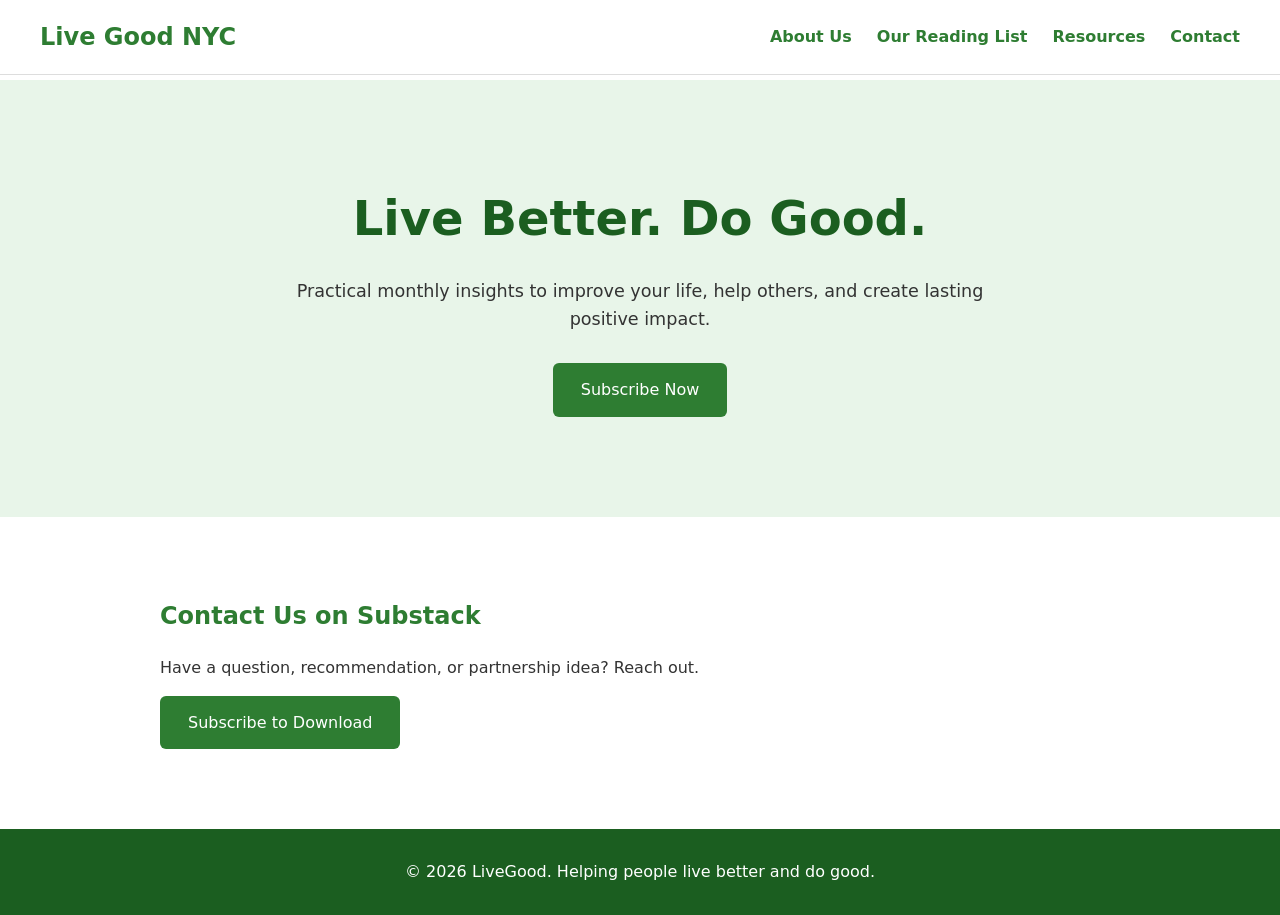
<file: index.html>
<!DOCTYPE html>
<html lang="en">
<head>
    <meta charset="UTF-8">
    <meta name="viewport" content="width=device-width, initial-scale=1.0">
    <title>Live Good NYC</title>
    <link rel="stylesheet" href="styles.css">
</head>
<body>

<nav>
    <div class="logo">Live Good NYC</div>
    <ul>
        <li><a href="aboutus.html">About Us</a></li>
        <li><a href="readinglist.html">Our Reading List</a></li>
        <li><a href="resources.html">Resources</a></li>
        <li><a href="contact.html">Contact</a></li>
    </ul>
</nav>

<header class="hero">
    <h1>Live Better. Do Good.</h1>
    <p>Practical monthly insights to improve your life, help others, and create lasting positive impact.</p>
    <a class="button" href="https://substack.com/@livegoodnyc" target="_blank">Subscribe Now</a>
</header>

<section id="contact">
    <h2>Contact Us on Substack</h2>
    <p>Have a question, recommendation, or partnership idea? Reach out.</p>
    <div>
    <a href="https://substack.com/@livegoodnyc" target="_blank" class="button">Subscribe to Download</a>
    </div>
</section>

<footer>
    <p>© 2026 LiveGood. Helping people live better and do good.</p>
</footer>

</body>
</html>
</file>
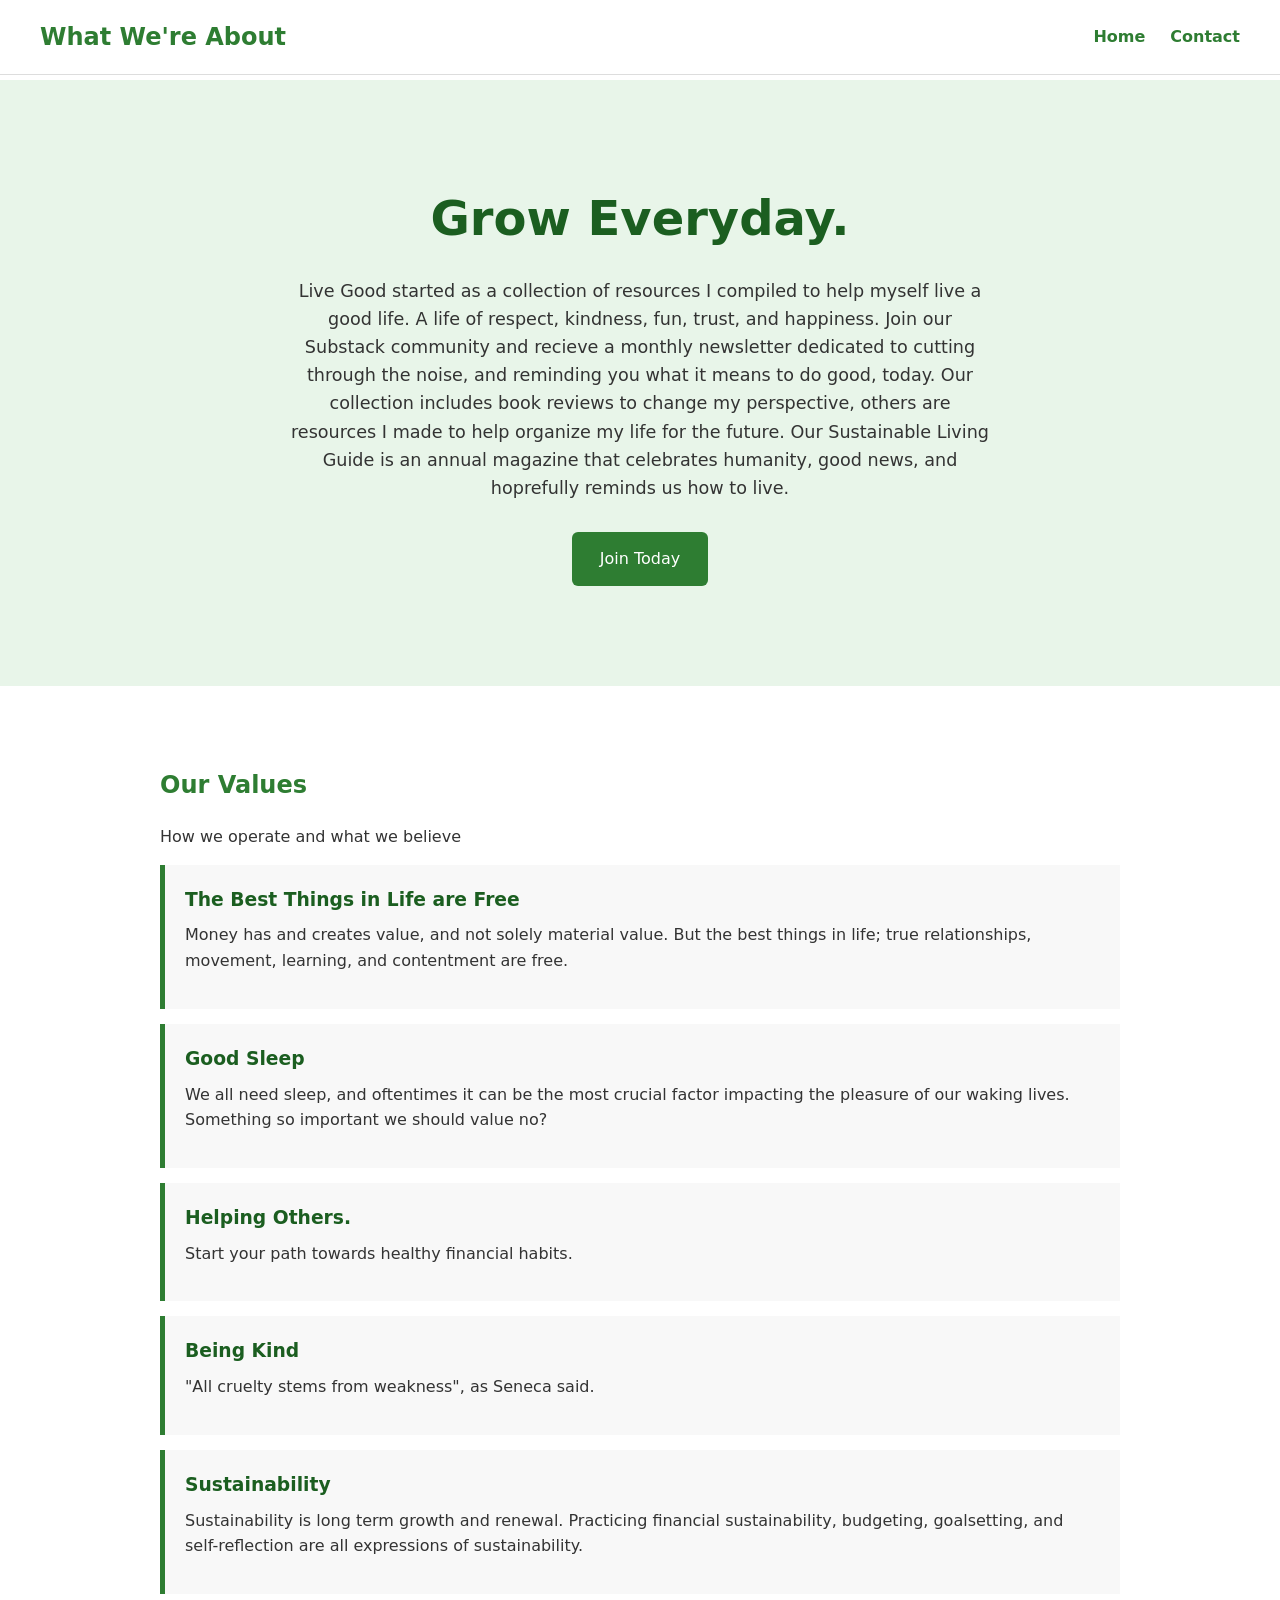
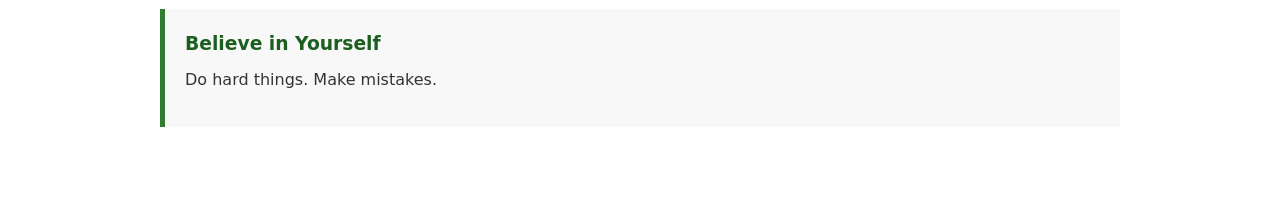
<file: aboutus.html>
<!DOCTYPE html>
<html lang="en">
<head>
    <meta charset="UTF-8">
    <meta name="viewport" content="width=device-width, initial-scale=1.0">
    <title>About Us</title>
    <link rel="stylesheet" href="styles.css">
</head>
<body>

<nav>
    <div class="logo">What We're About</div>
    <ul>
        <li><a href="index.html">Home</a></li>
        <li><a href="#contact">Contact</a></li>
    </ul>
</nav>

<header class="hero">
    <h1>Grow Everyday.</h1>
    <p>Live Good started as a collection of resources I compiled to help myself live a good life. A life of respect, kindness, fun, trust, and happiness. Join our Substack community and recieve a monthly newsletter dedicated to cutting through the noise, and reminding you what it means to do good, today. Our collection includes book reviews to change my perspective, others are resources I made to help organize my life for the future. Our Sustainable Living Guide is an annual magazine that celebrates humanity, good news, and hoprefully reminds us how to live.</p>
    <a href="https://substack.com/@livegoodnyc" class="button">Join Today</a>
</header>

<section id="Values">
    <h2>Our Values</h2>
    <p>How we operate and what we believe</p>

    <div class="card">
        <h3>The Best Things in Life are Free</h3>
        <p>Money has and creates value, and not solely material value. But the best things in life; true relationships, movement, learning, and contentment are free.</p>
    </div>

    <div class="card">
        <h3>Good Sleep</h3>
        <p>We all need sleep, and oftentimes it can be the most crucial factor impacting the pleasure of our waking lives. Something so important we should value no?</p>
    </div>

    <div class="card">
        <h3>Helping Others.</h3>
        <p>Start your path towards healthy financial habits.</p>
    </div>

     <div class="card">
        <h3>Being Kind</h3>
        <p>"All cruelty stems from weakness", as Seneca said.</p>
    </div>

    <div class="card">
        <h3>Sustainability</h3>
        <p>Sustainability is long term growth and renewal. Practicing financial sustainability, budgeting, goalsetting, and self-reflection are all expressions of sustainability.</p>
    </div>

    <div class="card">
        <h3>Believe in Yourself</h3>
        <p>Do hard things. Make mistakes.</p>
    </div>
</section>
</file>
<file: styles.css>
* {
    margin: 0;
    padding: 0;
    box-sizing: border-box;
}

body {
    font-family: Inter, system-ui, sans-serif;
    color: #333;
    background: #ffffff;
    line-height: 1.6;
    padding-top: 80px;
}

nav {
    justify-content: space-between;
    align-items: center;
    position: fixed;
    top: 0;
    left: 0;
    width: 100%;
    background: #ffffff;
    border-bottom: 1px solid #ddd;
    padding: 18px 40px;
    display: flex;
    z-index: 1000;
}

.logo {
    color: #2e7d32;
    font-size: 1.5rem;
    font-weight: bold;
}

nav ul {
    list-style: none;
    display: flex;
    gap: 25px;
}

nav a {
    text-decoration: none;
    color: #2e7d32;
    font-weight: bold;
}

nav a:hover {
    color: #1b5e20;
}

.hero {
    background: #e8f5e9;
    text-align: center;
    padding: 100px 20px;
}

.hero h1 {
    font-size: 3rem;
    color: #1b5e20;
    margin-bottom: 20px;
}

.hero p {
    max-width: 700px;
    margin: 0 auto 30px;
    font-size: 1.1rem;
}

.button,
button {
    display: inline-block;
    background: #2e7d32;
    color: white;
    text-decoration: none;
    padding: 14px 28px;
    border: none;
    border-radius: 6px;
    cursor: pointer;
    font-size: 1rem;
}

.button:hover,
button:hover {
    background: #1b5e20;
}

section {
    max-width: 1000px;
    margin: auto;
    padding: 80px 20px;
}

section h2 {
    color: #2e7d32;
    margin-bottom: 20px;
}

section p {
    margin-bottom: 15px;
}

.card {
    background: #f8f8f8;
    border-left: 5px solid #2e7d32;
    padding: 20px;
    margin: 15px 0;
}

.card h3 {
    color: #1b5e20;
    margin-bottom: 8px;
}

form {
    display: flex;
    flex-direction: column;
}

input,
select,
textarea {
    margin-bottom: 15px;
    padding: 12px;
    border: 1px solid #ccc;
    border-radius: 5px;
    font-size: 1rem;
    font-family: Inter, system-ui, sans-serif;
}

footer {
    background: #1b5e20;
    color: white;
    text-align: center;
    padding: 30px;
}

.product-grid {
    display: grid;
    grid-template-columns: repeat(auto-fit, minmax(260px, 1fr));
    gap: 25px;
    margin-top: 30px;
}

.product-card {
    background: #ffffff;
    border: 1px solid #d7e6db;
    border-radius: 12px;
    padding: 20px;
    text-align: center;
}

.product-card img {
    width: 100%;
    height: 500px;
    object-fit: cover;
    border-radius: 10px;
    margin-bottom: 15px;
}

.product-card h3 {
    color: #2e7d32;
    margin-bottom: 10px;
}

.product-card p {
    margin-bottom: 12px;
}

@media (max-width: 700px) {
    nav {
        flex-direction: column;
        gap: 15px;
    }

    nav ul {
        flex-direction: column;
        gap: 10px;
        text-align: center;
    }

    .hero h1 {
        font-size: 2.2rem;
    }
}
</file>
